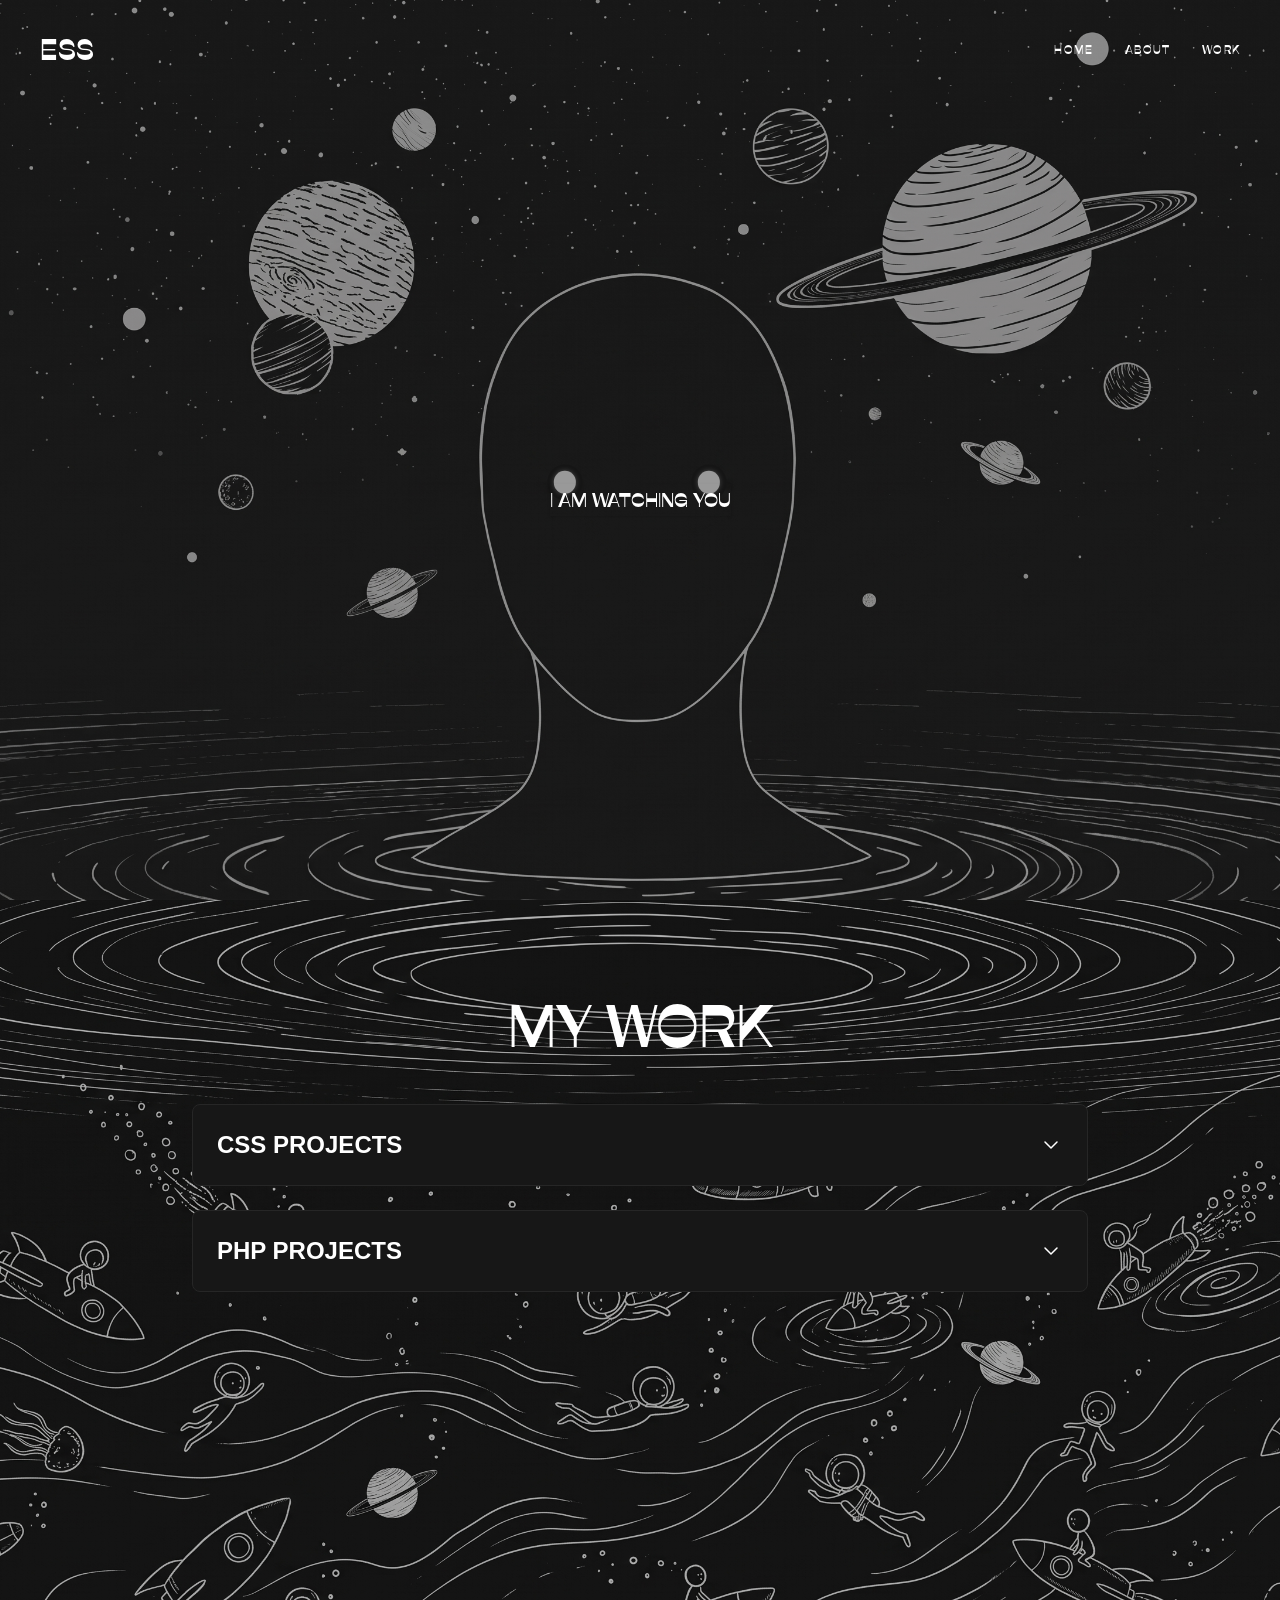
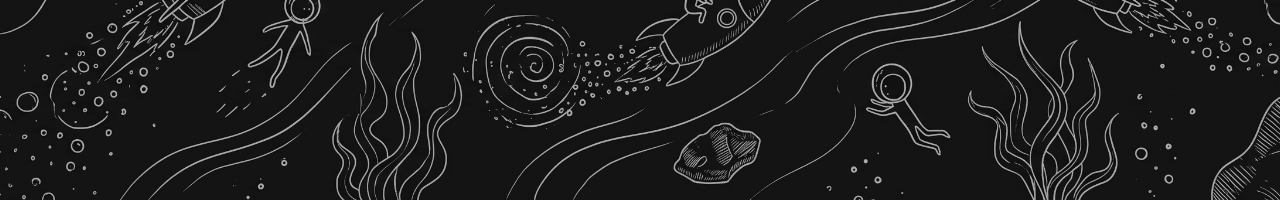
<file: index.html>
<!DOCTYPE html>
<html lang="en">
<head>
    <meta charset="UTF-8">
    <meta name="viewport" content="width=device-width, initial-scale=1.0">
    <title>Myself</title>
    <!-- Ganti Vite dengan CSS statis -->
    <link rel="stylesheet" href="css/app.css">
    <!-- Gaya tambahan (menu HP, dll) -->
    <link rel="stylesheet" href="css/index.css">
    <style>
        /* Font Ribes statis */
        @font-face {
            font-family: 'Ribes';
            src: url('fonts/Ribes-Black.woff2') format('woff2');
        }
        .font-ribes { font-family: 'Ribes', sans-serif; }
    </style>
</head>
<body class="font-ribes">
    <section class="relative min-h-screen bg-black overflow-hidden">
        
        <!-- Container Background 16:9 yang meniru object-fit: cover -->
        <div class="absolute inset-0 z-0 overflow-hidden pointer-events-none">
            <!-- Elemen ini akan selalu berasio 16:9 dan menutupi seluruh layar -->
            <div class="absolute top-1/2 left-1/2 w-[100vw] h-[56.25vw] min-h-[100vh] min-w-[177.77vh] -translate-x-1/2 -translate-y-1/2">
                <img src="image/space.jpg" alt="Space" class="w-full h-full object-cover">
                
                <!-- Penutup Mata Statis -->
                <div class="absolute rounded-full" id="cover-left" style="top: 53.6%; left: 45.3%; width: 2.2%; aspect-ratio: 1; background-color: #232323; transform: translate(-50%, -50%);"></div>
                <div class="absolute rounded-full" id="cover-right" style="top: 53.6%; left: 54.3%; width: 2.2%; aspect-ratio: 1; background-color: #232323; transform: translate(-50%, -50%);"></div>
                
                <!-- Mata Putih yang Bergerak -->
                <div class="absolute rounded-full shadow-[0_0_5px_rgba(255,255,255,0.4)] transition-transform duration-75 ease-linear" id="pupil-left" style="top: 53.6%; left: 45.3%; width: 1.4%; aspect-ratio: 1; background-color: #ffffff; transform: translate(-50%, -50%);"></div>
                <div class="absolute rounded-full shadow-[0_0_5px_rgba(255,255,255,0.4)] transition-transform duration-75 ease-linear" id="pupil-right" style="top: 53.6%; left: 54.3%; width: 1.4%; aspect-ratio: 1; background-color: #ffffff; transform: translate(-50%, -50%);"></div>
            </div>
        </div>

        <!-- overlay buat gao transoaran -->
        <div class="absolute inset-0 bg-black opacity-40 z-10 pointer-events-none"></div>
        
        <!-- membungkus konten gunaa posisi di atas overlay -->  
        <div class="relative z-20 flex flex-col min-h-screen"> 
            
            <!-- nav mulai -->
            <nav class="nav-utama relative flex justify-between items-center px-10 py-8 text-white">
                <div class="text-3xl font-ribes">ESS   </div>

                <!-- Menu untuk layar lebar (PC/tablet) -->
                <div class="hidden md:flex space-x-8 text-xs uppercase tracking-widest">
                    <a href="index.html" class="hover:text-gray-500 transition">Home</a>
                    <a href="aboutme.html" class="hover:text-gray-500 transition">About</a>
                    <a href="#work" class="hover:text-gray-500 transition">Work</a>
                </div>

                <!-- Tombol garis tiga, hanya tampil di HP -->
                <button class="tombol-menu" id="tombol-menu" aria-label="Buka menu" aria-expanded="false">
                    <span></span><span></span><span></span>
                </button>

                <!-- Menu HP, muncul saat tombol garis tiga ditekan -->
                <div class="menu-hp" id="menu-hp">
                    <a href="index.html">Home</a>
                    <a href="aboutme.html">About</a>
                    <a href="#work">Work</a>
                </div>
            </nav>
            <!-- nav selesai -->

            <!-- teks tengah -->
            <div class="flex-grow flex items-center justify-center"> 
                <div class="text-center text-white max-w-2xl px-6">
                    <p class="text-lg md:text-xl leading-relaxed font-medium shadow-sm hover:text-lime-500 transition">
                      I AM WATCHING YOU<br>         
                    </p>             
                </div>
            </div> 
            <!-- teks tengah selesai --> 
            
        </div>
    </section>

    <!-- SECTION WORK -->
    <section id="work" class="relative min-h-screen bg-cover bg-center text-white py-24 px-6 md:px-20 font-sans" style="background-image: url('image/space2.jpg')">
        <!-- Overlay gelap agak diterangkan -->
        <div class="absolute inset-0 bg-black opacity-30"></div>

        <div class="relative z-10 max-w-4xl mx-auto">
            <h2 class="text-4xl md:text-6xl font-ribes mb-12 text-center">MY WORK</h2>

            <div class="space-y-6">
                
                <!-- Box 1: Tailwind -->
                <details class="group bg-neutral-900 rounded-lg overflow-hidden border border-neutral-800 cursor-pointer">
                    <summary class="flex justify-between items-center font-bold text-xl md:text-2xl p-6 hover:text-cyan-600 transition list-none">
                        <span>CSS PROJECTS </span>
                        <span class="transition group-open:rotate-180">
                            <svg fill="none" height="24" shape-rendering="geometricPrecision" stroke="currentColor" stroke-linecap="round" stroke-linejoin="round" stroke-width="1.5" viewBox="0 0 24 24" width="24"><path d="M6 9l6 6 6-6"></path></svg>
                        </span>
                    </summary>
                    <div class="text-neutral-400 group-open:animate-fadeIn p-6 pt-0 border-t border-neutral-800 mt-2">
                        <ul class="space-y-4">
                            <li>
                                <a href="card-project.html" class="block hover:text-white transition">
                                    <h3 class="text-lg text-white font-semibold">1. Card Profile</h3>
                                    <p class="text-sm">Membuat Kartu profil yang bisa di flip menggunakan HTML dan CSS.</p>
                                </a>
                            </li>
                            <li>
                                <a href="bookflip.html" class="block hover:text-white transition">
                                    <h3 class="text-lg text-white font-semibold">2. Book flip</h3>
                                    <p class="text-sm">Membuat buku dengan efek flip menggunakan HTML, CSS dan JavaScript.</p>
                                </a>
                            </li>
                             <li>
                                <a href="dashboard_game.html" class="block hover:text-white transition">
                                    <h3 class="text-lg text-white font-semibold">3. Dashboard Game</h3>
                                    <p class="text-sm">Membuat Dashboard game dengan html css </p>
                                </a>
                            </li>
                        </ul>
                    </div>
                </details>

                <!-- Box 2: Laravel -->
                <details class="group bg-neutral-900 rounded-lg overflow-hidden border border-neutral-800 cursor-pointer">
                    <summary class="flex justify-between items-center font-bold text-xl md:text-2xl p-6 hover:text-red-400 transition list-none">
                        <span>PHP PROJECTS</span>
                        <span class="transition group-open:rotate-180">
                            <svg fill="none" height="24" shape-rendering="geometricPrecision" stroke="currentColor" stroke-linecap="round" stroke-linejoin="round" stroke-width="1.5" viewBox="0 0 24 24" width="24"><path d="M6 9l6 6 6-6"></path></svg>
                        </span>
                    </summary>
                    <div class="text-neutral-400 group-open:animate-fadeIn p-6 pt-0 border-t border-neutral-800 mt-2">
                        <ul class="space-y-4">
                            <li>
                                <a href="#" class="block hover:text-white transition">
                                    <h3 class="text-lg text-white font-semibold">1. Basic things</h3>
                                    <p class="text-sm">coming soon.</p>
                                </a>
                            </li>
                            <li>
                                <a href="#" class="block hover:text-white transition">
                                    <h3 class="text-lg text-white font-semibold">2. Coming soon</h3>
                                    <p class="text-sm">----.</p>
                                </a>
                            </li>
                        </ul>
                    </div>
                </details>

            </div>
        </div>
    </section>

    <script>
        const pupilLeft = document.getElementById('pupil-left');
        const pupilRight = document.getElementById('pupil-right');
        const coverLeft = document.getElementById('cover-left');
        const coverRight = document.getElementById('cover-right');

        function updateEyePosition(eyeElement, coverElement, mouseX, mouseY) {
            const rect = coverElement.getBoundingClientRect();
            const eyeCenterX = rect.left + rect.width / 2;
            const eyeCenterY = rect.top + rect.height / 2;
            
            const dx = mouseX - eyeCenterX;
            const dy = mouseY - eyeCenterY;
            const angle = Math.atan2(dy, dx);
            
            const maxRadius = rect.width * 0.35;
            const distance = Math.min(Math.hypot(dx, dy), maxRadius);
            
            const moveX = Math.cos(angle) * distance;
            const moveY = Math.sin(angle) * distance;
            
            eyeElement.style.transform = `translate(calc(-50% + ${moveX}px), calc(-50% + ${moveY}px))`;
        }

        window.addEventListener('mousemove', (e) => {
            const mouseX = e.clientX;
            const mouseY = e.clientY;
            updateEyePosition(pupilLeft, coverLeft, mouseX, mouseY);
            updateEyePosition(pupilRight, coverRight, mouseX, mouseY);
        });

        // Di HP: mata ikut jari saat layar disentuh (touchstart) maupun digeser (touchmove)
        function ikutiJari(e) {
            if(e.touches.length > 0) {
                const touchX = e.touches[0].clientX;
                const touchY = e.touches[0].clientY;
                updateEyePosition(pupilLeft, coverLeft, touchX, touchY);
                updateEyePosition(pupilRight, coverRight, touchX, touchY);
            }
        }
        window.addEventListener('touchstart', ikutiJari, { passive: true });
        window.addEventListener('touchmove', ikutiJari, { passive: true });

        // Menu HP: buka/tutup saat tombol garis tiga ditekan
        const tombolMenu = document.getElementById('tombol-menu');
        const menuHp = document.getElementById('menu-hp');

        function aturMenu(buka) {
            menuHp.classList.toggle('buka', buka);
            tombolMenu.classList.toggle('buka', buka);
            tombolMenu.setAttribute('aria-expanded', buka);
        }

        tombolMenu.addEventListener('click', () => {
            aturMenu(!menuHp.classList.contains('buka'));
        });

        // Setelah pilih salah satu link, menu ditutup lagi
        menuHp.querySelectorAll('a').forEach((link) => {
            link.addEventListener('click', () => aturMenu(false));
        });
    </script>
</body>
</html>
</file>
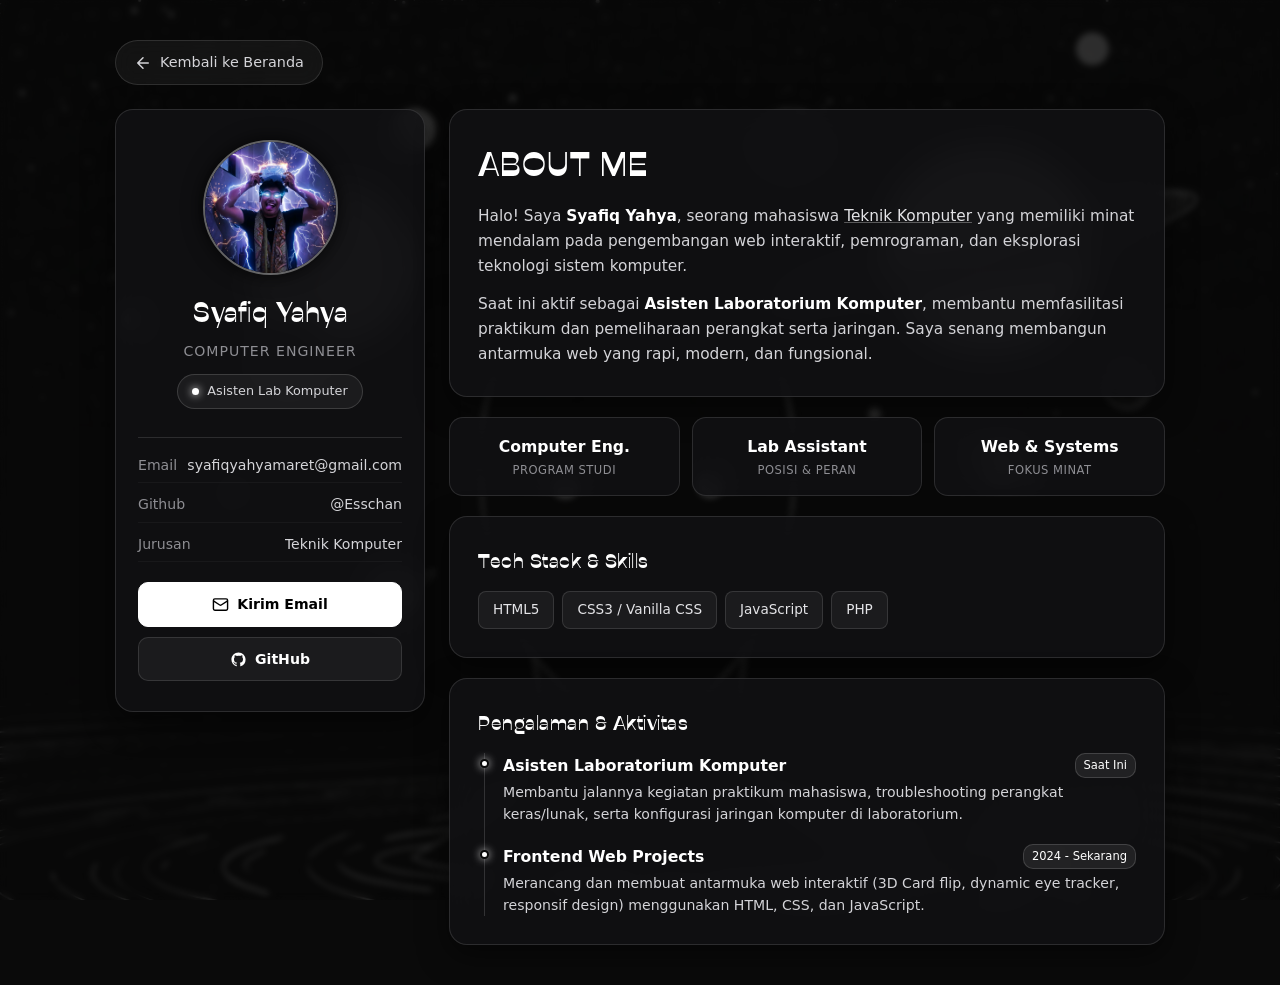
<file: aboutme.html>
<!DOCTYPE html>
<html lang="id">
<head>
    <meta charset="UTF-8">
    <meta name="viewport" content="width=device-width, initial-scale=1.0">
    <title>About Me - Syafiq Yahya</title>
    <link rel="stylesheet" href="css/aboutme.css">
    
    <!-- Custom Font Ribes -->
    <style>
        @font-face {
            font-family: 'Ribes';
            src: url('fonts/Ribes-Black.woff2') format('woff2');
        }
    </style>
</head>
<body>

    <!-- ==========================================
         BACKGROUND SPACE & DARK OVERLAY
         (Meniru nuansa monokrom / cosmic di index.html)
         ========================================== -->
    <div class="space-bg"></div>
    <div class="bg-overlay"></div>

    <!-- ==========================================
         CONTAINER UTAMA
         ========================================== -->
    <div class="container">

        <!-- Tombol Kembali ke Halaman Utama -->
        <a href="index.html" class="back-btn">
            <svg width="18" height="18" viewBox="0 0 24 24" fill="none" stroke="currentColor" stroke-width="2" stroke-linecap="round" stroke-linejoin="round">
                <path d="M19 12H5M12 19l-7-7 7-7"/>
            </svg>
            Kembali ke Beranda
        </a>

        <!-- Layout Utama: 2 Kolom (Kiri: Profil, Kanan: Detail & Skills) -->
        <div class="about-grid">

            <!-- ==========================================
                 KOLOM KIRI: KARTU IDENTITAS PROFIL
                 ========================================== -->
            <aside class="profile-card">
                <!-- Foto Profil -->
                <div class="photo-wrapper">
                    <img src="image/profile.jpeg" alt="Foto Syafiq Yahya" class="profile-img">
                </div>

                <!-- Nama & Role -->
                <h1 class="profile-name">Syafiq Yahya</h1>
                <p class="profile-role">Computer Engineer</p>

                <!-- Status Badge -->
                <div class="status-badge">
                    <span class="status-dot"></span>
                    <span>Asisten Lab Komputer</span>
                </div>

                <!-- Garis Pemisah -->
                <hr class="divider">

                <!-- Informasi Kontak Singkat -->
                <div class="info-list">
                    <div class="info-item">
                        <span class="info-label">Email</span>
                        <a href="mailto:syafiqyahyamaret@gmail.com" class="info-value">syafiqyahyamaret@gmail.com</a>
                    </div>
                    <div class="info-item">
                        <span class="info-label">Github</span>
                        <a href="https://github.com/Esschan" target="_blank" class="info-value">@Esschan</a>
                    </div>
                    <div class="info-item">
                        <span class="info-label">Jurusan</span>
                        <span class="info-value">Teknik Komputer</span>
                    </div>
                </div>

                <!-- Tombol Aksi / Social Links -->
                <div class="action-buttons">
                    <a href="mailto:syafiqyahyamaret@gmail.com" class="btn btn-primary">
                        <svg width="17" height="17" viewBox="0 0 24 24" fill="none" stroke="currentColor" stroke-width="2">
                            <rect width="20" height="16" x="2" y="4" rx="2"/>
                            <path d="m22 7-8.97 5.7a1.94 1.94 0 0 1-2.06 0L2 7"/>
                        </svg>
                        Kirim Email
                    </a>
                    <a href="https://github.com/Esschan" target="_blank" class="btn btn-secondary">
                        <svg width="17" height="17" viewBox="0 0 24 24" fill="currentColor">
                            <path d="M12 2C6.477 2 2 6.484 2 12.017c0 4.425 2.865 8.18 6.839 9.504.5.092.682-.217.682-.483 0-.237-.008-.868-.013-1.703-2.782.605-3.369-1.343-3.369-1.343-.454-1.158-1.11-1.466-1.11-1.466-.908-.62.069-.608.069-.608 1.003.07 1.53 1.032 1.53 1.032.892 1.53 2.341 1.088 2.91.832.092-.647.35-1.088.636-1.338-2.22-.253-4.555-1.113-4.555-4.951 0-1.093.39-1.988 1.029-2.688-.103-.253-.446-1.272.098-2.65 0 0 .84-.27 2.75 1.026A9.564 9.564 0 0 1 12 6.844c.85.004 1.705.115 2.504.337 1.909-1.296 2.747-1.027 2.747-1.027.546 1.379.202 2.398.1 2.651.64.7 1.028 1.595 1.028 2.688 0 3.848-2.339 4.695-4.566 4.943.359.309.678.92.678 1.855 0 1.338-.012 2.419-.012 2.747 0 .268.18.58.688.482A10.019 10.019 0 0 0 22 12.017C22 6.484 17.522 2 12 2z"/>
                        </svg>
                        GitHub
                    </a>
                </div>
            </aside>


            <!-- ==========================================
                 KOLOM KANAN: STORY, STATS, SKILLS & ROLES
                 ========================================== -->
            <main class="content-cards">

                <!-- 1. KOTAK BIO / TENTANG SAYA -->
                <section class="card bio-card">
                    <h2 class="section-title">
                        ABOUT ME
                    </h2>
                    <p class="bio-text">
                        Halo! Saya <strong>Syafiq Yahya</strong>, seorang mahasiswa <em>Teknik Komputer</em> yang memiliki minat mendalam pada pengembangan web interaktif, pemrograman, dan eksplorasi teknologi sistem komputer.
                    </p>
                    <p class="bio-text">
                        Saat ini aktif sebagai <strong>Asisten Laboratorium Komputer</strong>, membantu memfasilitasi praktikum dan pemeliharaan perangkat serta jaringan. Saya senang membangun antarmuka web yang rapi, modern, dan fungsional.
                    </p>
                </section>

                <!-- 2. KOTAK STATS / HIGHLIGHTS CEPAT -->
                <section class="stats-grid">
                    <div class="stat-card">
                        <span class="stat-value">Computer Eng.</span>
                        <span class="stat-label">Program Studi</span>
                    </div>
                    <div class="stat-card">
                        <span class="stat-value">Lab Assistant</span>
                        <span class="stat-label">Posisi & Peran</span>
                    </div>
                    <div class="stat-card">
                        <span class="stat-value">Web & Systems</span>
                        <span class="stat-label">Fokus Minat</span>
                    </div>
                </section>

                <!-- 3. KOTAK SKILLS & TEKNOLOGI -->
                <section class="card skills-card">
                    <h3 class="card-subtitle">Tech Stack & Skills</h3>
                    <div class="skills-list">
                        <span class="skill-tag">HTML5</span>
                        <span class="skill-tag">CSS3 / Vanilla CSS</span>
                        <span class="skill-tag">JavaScript</span>
                        <span class="skill-tag">PHP</span>
                    
                    </div>
                </section>

                <!-- 4. KOTAK PENGALAMAN & AKTIVITAS -->
                <section class="card experience-card">
                    <h3 class="card-subtitle">Pengalaman & Aktivitas</h3>
                    <div class="timeline">
                        
                        <!-- Item Pengalaman 1 -->
                        <div class="timeline-item">
                            <div class="timeline-dot"></div>
                            <div class="timeline-content">
                                <div class="timeline-header">
                                    <h4 class="timeline-role">Asisten Laboratorium Komputer</h4>
                                    <span class="timeline-date">Saat Ini</span>
                                </div>
                                <p class="timeline-desc">
                                    Membantu jalannya kegiatan praktikum mahasiswa, troubleshooting perangkat keras/lunak, serta konfigurasi jaringan komputer di laboratorium.
                                </p>
                            </div>
                        </div>

                        <!-- Item Pengalaman 2 -->
                        <div class="timeline-item">
                            <div class="timeline-dot"></div>
                            <div class="timeline-content">
                                <div class="timeline-header">
                                    <h4 class="timeline-role">Frontend Web Projects</h4>
                                    <span class="timeline-date">2024 - Sekarang</span>
                                </div>
                                <p class="timeline-desc">
                                    Merancang dan membuat antarmuka web interaktif (3D Card flip, dynamic eye tracker, responsif design) menggunakan HTML, CSS, dan JavaScript.
                                </p>
                            </div>
                        </div>

                    </div>
                </section>

            </main>

        </div> <!-- Tutup about-grid -->

    </div> <!-- Tutup container -->

</body>
</html>
</file>
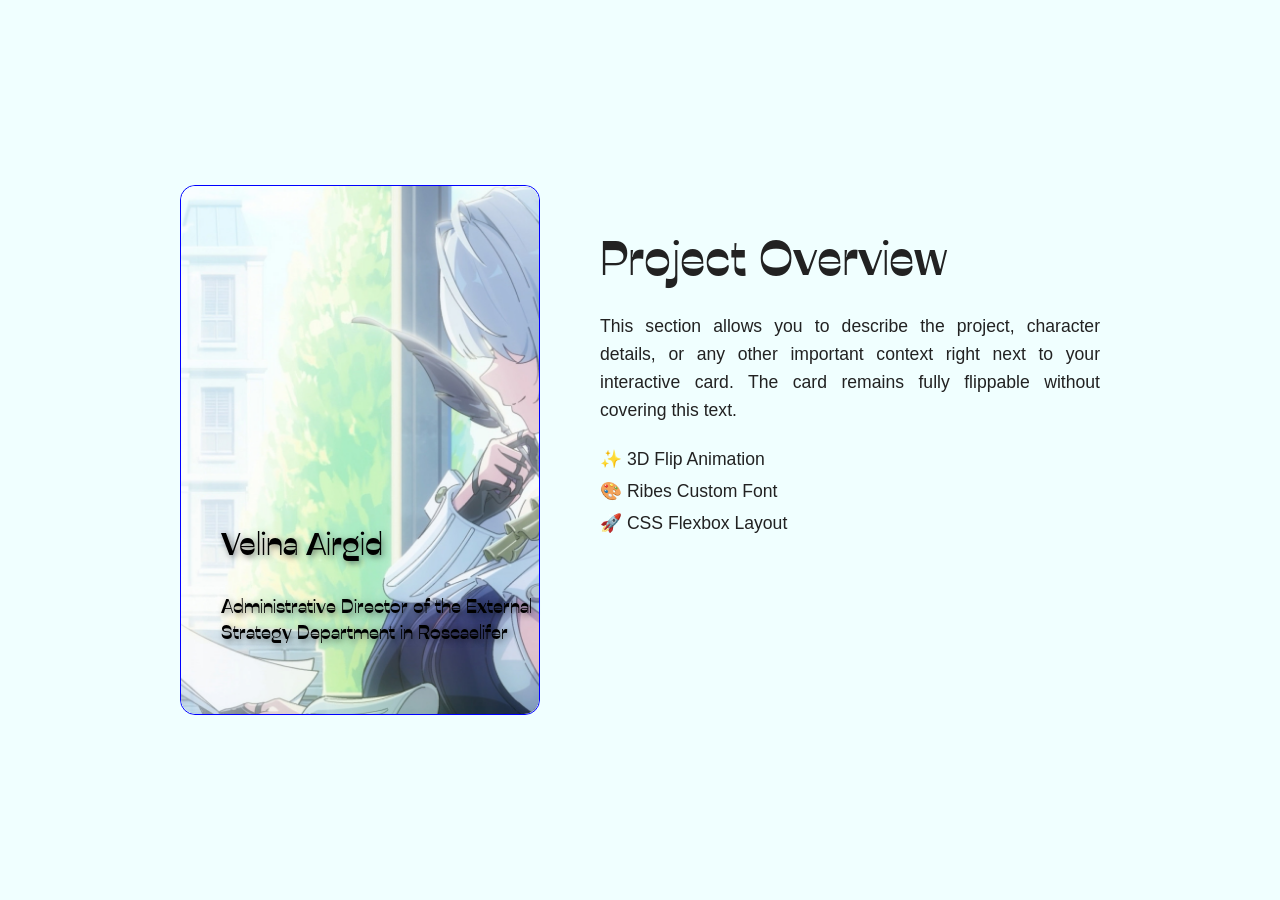
<file: card-project.html>
<!DOCTYPE html>
<html lang="en">
<head>
    <meta charset="UTF-8">
    <meta name="viewport" content="width=device-width, initial-scale=1.0">
    <title>About Me</title>
    <link rel="stylesheet" href="css/card_project.css">
    <style>
        /* Memastikan font Ribes dimuat di halaman card juga jika digunakan */
        @font-face {
            font-family: 'Ribes';
            src: url('fonts/Ribes-Black.woff2') format('woff2');
        }
    </style>
</head>
<!--css -->

<!--box_icon_css-->
<body>
<div class="wrapper">
    <div class="card">
        
        <!-- BAGIAN DEPAN -->
        <div class="front-page">
            <div class="card-info">
                <h2 class="card-title">Velina Airgid</h2>
                <p class="card-subtitle">Administrative Director of the External Strategy Department in Roscaelifer</p>
            </div>
        </div> <!--Tutup div front-page di sini -->

        <!-- BAGIAN BELAKANG -->
        <div class="back-page"> 
            <div class="card-content">
                <h3>Velina Airgid</h3>
                <p class="card-description">A Meticulous, calm, and exceptionally efficient. She loves hosting formal black tea parties for negotiations. Despite her gentle, elegant smile, she is a sharp problem solver who holds immense control over her jurisdiction. Interestingly, she is also known by some as a "Serial Plant Killer" due to her poor gardening skills.</p>
                <button class="card-button" onclick="window.location.href='index.html#work'">Back to Portfolio</button>
            </div>
        </div> <!-- Tutup div back-page -->

    </div> <!-- Tutup div card -->

    <!-- BAGIAN TEKS DI SAMPING KARTU -->
    <div class="side-description">
        <h2>Project Overview</h2>
        <p>This section allows you to describe the project, character details, or any other important context right next to your interactive card. The card remains fully flippable without covering this text.</p>
        <ul>
            <li>✨ 3D Flip Animation</li>
            <li>🎨 Ribes Custom Font</li>
            <li>🚀 CSS Flexbox Layout</li>
        </ul>
    </div>

</div> <!-- Tutup div wrapper -->

    
</body>
</html>
</file>
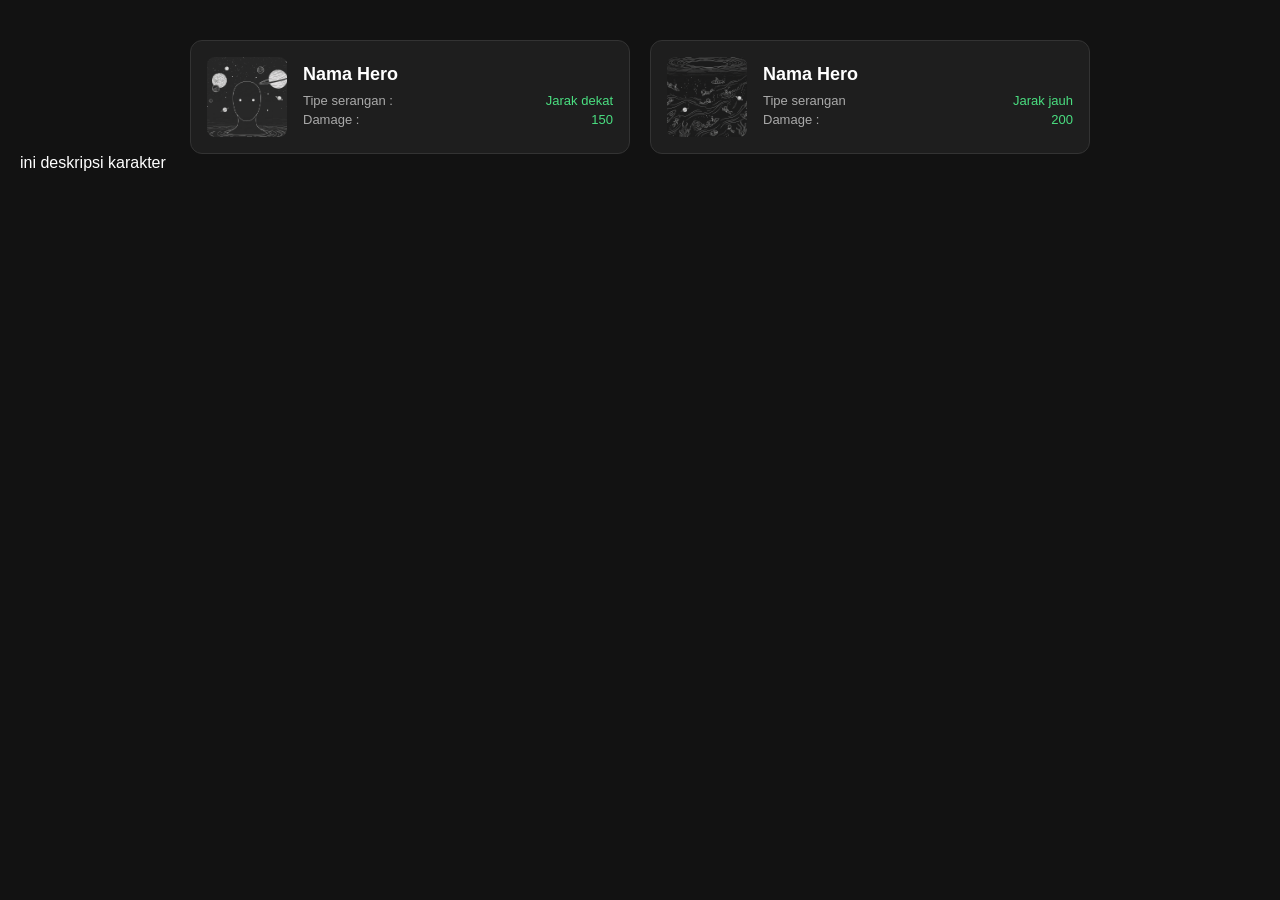
<file: dashboard_game.html>
<!DOCTYPE html>
<html lang="en">
<head>
    <meta charset="UTF-8">
    <meta name="viewport" content="width=device-width, initial-scale=1.0">
    <title>Dashboard Game</title>
    <link rel="stylesheet" href="css/dashboard_game.css">
</head>
<body>
    <div class="dashboard-container">
      <!--Kartu Karakter 1-->
      <div class="character-card">
        <img src="image/space.jpg" alt="Hero 1" class="char-img">
        <div class="char-info">
          <h3 class="char-name">Nama Hero</h3>
          <div class="char-stat">
            <p>Tipe serangan :<span>Jarak dekat</span></p>
            <p>Damage :<span>150</span></p>    
          </div>
        </div>
      </div>
      <!--Kartu Karakter 1 end-->
      <!--Kartu Karakter 2-->
      <div class="character-card">
        <img src="image/space2.jpg" alt="Hero 2" class="char-img">
        <div class="char-info">
          <h3 class="char-name">Nama Hero</h3>
          <div class="char-stat">
            <p>Tipe serangan <span>Jarak jauh</span></p>
            <p>Damage :<span>200</span></p>    
          </div>
        </div>
      </div>
      <!--Kartu Karakter 2 end-->
    </div>
<!--Deskripsi Karakter-->
    <div class="chardesc-container">
      <div class="chardesc">
      <p>ini deskripsi karakter </p>
      
       </div> 
      
    </div>





</body>
</html>
</file>
<file: css/app.css>
@layer properties{@supports (((-webkit-hyphens:none)) and (not (margin-trim:inline))) or ((-moz-orient:inline) and (not (color:rgb(from red r g b)))){*,:before,:after,::backdrop{--tw-translate-x:0;--tw-translate-y:0;--tw-translate-z:0;--tw-rotate-x:initial;--tw-rotate-y:initial;--tw-rotate-z:initial;--tw-skew-x:initial;--tw-skew-y:initial;--tw-space-y-reverse:0;--tw-space-x-reverse:0;--tw-border-style:solid;--tw-leading:initial;--tw-font-weight:initial;--tw-tracking:initial;--tw-shadow:0 0 #0000;--tw-shadow-color:initial;--tw-shadow-alpha:100%;--tw-inset-shadow:0 0 #0000;--tw-inset-shadow-color:initial;--tw-inset-shadow-alpha:100%;--tw-ring-color:initial;--tw-ring-shadow:0 0 #0000;--tw-inset-ring-color:initial;--tw-inset-ring-shadow:0 0 #0000;--tw-ring-inset:initial;--tw-ring-offset-width:0px;--tw-ring-offset-color:#fff;--tw-ring-offset-shadow:0 0 #0000;--tw-duration:initial;--tw-ease:initial}}}@layer theme{:root,:host{--font-sans:-apple-system, BlinkMacSystemFont, "Segoe UI", Roboto, "Helvetica Neue", "Noto Sans", Arial, sans-serif, "Apple Color Emoji", "Segoe UI Emoji", "Segoe UI Symbol", "Noto Color Emoji";--font-mono:ui-monospace, SFMono-Regular, Menlo, Monaco, Consolas, "Liberation Mono", "Courier New", monospace;--color-red-400:oklch(70.4% .191 22.216);--color-lime-500:oklch(76.8% .233 130.85);--color-cyan-600:oklch(60.9% .126 221.723);--color-gray-500:oklch(55.1% .027 264.364);--color-neutral-400:oklch(70.8% 0 none);--color-neutral-800:oklch(26.9% 0 none);--color-neutral-900:oklch(20.5% 0 none);--color-black:#000;--color-white:#fff;--spacing:.25rem;--container-2xl:42rem;--container-4xl:56rem;--text-xs:.75rem;--text-xs--line-height:calc(1 / .75);--text-sm:.875rem;--text-sm--line-height:calc(1.25 / .875);--text-lg:1.125rem;--text-lg--line-height:calc(1.75 / 1.125);--text-xl:1.25rem;--text-xl--line-height:calc(1.75 / 1.25);--text-2xl:1.5rem;--text-2xl--line-height:calc(2 / 1.5);--text-3xl:1.875rem;--text-3xl--line-height: 1.2 ;--text-4xl:2.25rem;--text-4xl--line-height:calc(2.5 / 2.25);--text-6xl:3.75rem;--text-6xl--line-height:1;--font-weight-medium:500;--font-weight-semibold:600;--font-weight-bold:700;--tracking-widest:.1em;--leading-relaxed:1.625;--radius-lg:.5rem;--default-transition-duration:.15s;--default-transition-timing-function:cubic-bezier(.4, 0, .2, 1);--default-font-family:var(--font-sans);--default-mono-font-family:var(--font-mono);--font-ribes:"Ribes", sans-serif}}@layer base{*,:after,:before,::backdrop{box-sizing:border-box;border:0 solid;margin:0;padding:0}::file-selector-button{box-sizing:border-box;border:0 solid;margin:0;padding:0}html,:host{-webkit-text-size-adjust:100%;tab-size:4;line-height:1.5;font-family:var(--default-font-family,-apple-system, BlinkMacSystemFont, "Segoe UI", Roboto, "Helvetica Neue", "Noto Sans", Arial, sans-serif, "Apple Color Emoji", "Segoe UI Emoji", "Segoe UI Symbol", "Noto Color Emoji");font-feature-settings:var(--default-font-feature-settings,normal);font-variation-settings:var(--default-font-variation-settings,normal);-webkit-tap-highlight-color:transparent}hr{height:0;color:inherit;border-top-width:1px}abbr:where([title]){-webkit-text-decoration:underline dotted;text-decoration:underline dotted}h1,h2,h3,h4,h5,h6{font-size:inherit;font-weight:inherit}a{color:inherit;-webkit-text-decoration:inherit;text-decoration:inherit}b,strong{font-weight:bolder}code,kbd,samp,pre{font-family:var(--default-mono-font-family,ui-monospace, SFMono-Regular, Menlo, Monaco, Consolas, "Liberation Mono", "Courier New", monospace);font-feature-settings:var(--default-mono-font-feature-settings,normal);font-variation-settings:var(--default-mono-font-variation-settings,normal);font-size:1em}small{font-size:80%}sub,sup{vertical-align:baseline;font-size:75%;line-height:0;position:relative}sub{bottom:-.25em}sup{top:-.5em}table{text-indent:0;border-color:inherit;border-collapse:collapse}:-moz-focusring:where(:not(iframe)){outline:auto}progress{vertical-align:baseline}summary{display:list-item}ol,ul,menu{list-style:none}img,svg,video,canvas,audio,iframe,embed,object{vertical-align:middle;display:block}img,video{max-width:100%;height:auto}button,input,select,optgroup,textarea{font:inherit;font-feature-settings:inherit;font-variation-settings:inherit;letter-spacing:inherit;color:inherit;opacity:1;background-color:#0000;border-radius:0}::file-selector-button{font:inherit;font-feature-settings:inherit;font-variation-settings:inherit;letter-spacing:inherit;color:inherit;opacity:1;background-color:#0000;border-radius:0}:where(select:is([multiple],[size])) optgroup{font-weight:bolder}:where(select:is([multiple],[size])) optgroup option{padding-inline-start:20px}::file-selector-button{margin-inline-end:4px}::placeholder{opacity:1}@supports (not ((-webkit-appearance:-apple-pay-button))) or (contain-intrinsic-size:1px){::placeholder{color:currentColor}@supports (color:color-mix(in lab,red,red)){::placeholder{color:color-mix(in oklab,currentcolor 50%,transparent)}}}textarea{resize:vertical}::-webkit-search-decoration{-webkit-appearance:none}::-webkit-date-and-time-value{min-height:1lh;text-align:inherit}::-webkit-datetime-edit{display:inline-flex}::-webkit-datetime-edit-fields-wrapper{padding:0}::-webkit-datetime-edit{padding-block:0}::-webkit-datetime-edit-year-field{padding-block:0}::-webkit-datetime-edit-month-field{padding-block:0}::-webkit-datetime-edit-day-field{padding-block:0}::-webkit-datetime-edit-hour-field{padding-block:0}::-webkit-datetime-edit-minute-field{padding-block:0}::-webkit-datetime-edit-second-field{padding-block:0}::-webkit-datetime-edit-millisecond-field{padding-block:0}::-webkit-datetime-edit-meridiem-field{padding-block:0}::-webkit-calendar-picker-indicator{line-height:1}:-moz-ui-invalid{box-shadow:none}button,input:where([type=button],[type=reset],[type=submit]){appearance:button}::file-selector-button{appearance:button}::-webkit-inner-spin-button{height:auto}::-webkit-outer-spin-button{height:auto}[hidden]:where(:not([hidden=until-found])){display:none!important}}@layer components;@layer utilities{.pointer-events-none{pointer-events:none}.absolute{position:absolute}.relative{position:relative}.static{position:static}.inset-0{inset:0}.top-1\/2{top:50%}.left-1\/2{left:50%}.z-0{z-index:0}.z-10{z-index:10}.z-20{z-index:20}.container{width:100%}@media(min-width:40rem){.container{max-width:40rem}}@media(min-width:48rem){.container{max-width:48rem}}@media(min-width:64rem){.container{max-width:64rem}}@media(min-width:80rem){.container{max-width:80rem}}@media(min-width:96rem){.container{max-width:96rem}}.mx-auto{margin-inline:auto}.mt-2{margin-top:calc(var(--spacing) * 2)}.mb-12{margin-bottom:calc(var(--spacing) * 12)}.block{display:block}.contents{display:contents}.flex{display:flex}.hidden{display:none}.table{display:table}.h-\[56\.25vw\]{height:56.25vw}.h-full{height:100%}.min-h-\[100vh\],.min-h-screen{min-height:100vh}.w-\[100vw\]{width:100vw}.w-full{width:100%}.max-w-2xl{max-width:var(--container-2xl)}.max-w-4xl{max-width:var(--container-4xl)}.min-w-\[177\.77vh\]{min-width:177.77vh}.flex-grow{flex-grow:1}.-translate-x-1\/2{--tw-translate-x: -50% ;translate:var(--tw-translate-x) var(--tw-translate-y)}.-translate-y-1\/2{--tw-translate-y: -50% ;translate:var(--tw-translate-x) var(--tw-translate-y)}.transform{transform:var(--tw-rotate-x,) var(--tw-rotate-y,) var(--tw-rotate-z,) var(--tw-skew-x,) var(--tw-skew-y,)}.cursor-pointer{cursor:pointer}.list-none{list-style-type:none}.flex-col{flex-direction:column}.items-center{align-items:center}.justify-between{justify-content:space-between}.justify-center{justify-content:center}:where(.space-y-4>:not(:last-child)){--tw-space-y-reverse:0;margin-block-start:calc(calc(var(--spacing) * 4) * var(--tw-space-y-reverse));margin-block-end:calc(calc(var(--spacing) * 4) * calc(1 - var(--tw-space-y-reverse)))}:where(.space-y-6>:not(:last-child)){--tw-space-y-reverse:0;margin-block-start:calc(calc(var(--spacing) * 6) * var(--tw-space-y-reverse));margin-block-end:calc(calc(var(--spacing) * 6) * calc(1 - var(--tw-space-y-reverse)))}:where(.space-x-8>:not(:last-child)){--tw-space-x-reverse:0;margin-inline-start:calc(calc(var(--spacing) * 8) * var(--tw-space-x-reverse));margin-inline-end:calc(calc(var(--spacing) * 8) * calc(1 - var(--tw-space-x-reverse)))}.overflow-hidden{overflow:hidden}.rounded-full{border-radius:3.40282e38px}.rounded-lg{border-radius:var(--radius-lg)}.border{border-style:var(--tw-border-style);border-width:1px}.border-t{border-top-style:var(--tw-border-style);border-top-width:1px}.border-neutral-800{border-color:var(--color-neutral-800)}.bg-black{background-color:var(--color-black)}.bg-neutral-900{background-color:var(--color-neutral-900)}.bg-cover{background-size:cover}.bg-center{background-position:50%}.object-cover{object-fit:cover}.p-6{padding:calc(var(--spacing) * 6)}.px-6{padding-inline:calc(var(--spacing) * 6)}.px-10{padding-inline:calc(var(--spacing) * 10)}.py-8{padding-block:calc(var(--spacing) * 8)}.py-24{padding-block:calc(var(--spacing) * 24)}.pt-0{padding-top:0}.text-center{text-align:center}.font-ribes{font-family:var(--font-ribes)}.font-sans{font-family:var(--font-sans)}.text-3xl{font-size:var(--text-3xl);line-height:var(--tw-leading,var(--text-3xl--line-height))}.text-4xl{font-size:var(--text-4xl);line-height:var(--tw-leading,var(--text-4xl--line-height))}.text-lg{font-size:var(--text-lg);line-height:var(--tw-leading,var(--text-lg--line-height))}.text-sm{font-size:var(--text-sm);line-height:var(--tw-leading,var(--text-sm--line-height))}.text-xl{font-size:var(--text-xl);line-height:var(--tw-leading,var(--text-xl--line-height))}.text-xs{font-size:var(--text-xs);line-height:var(--tw-leading,var(--text-xs--line-height))}.leading-relaxed{--tw-leading:var(--leading-relaxed);line-height:var(--leading-relaxed)}.font-bold{--tw-font-weight:var(--font-weight-bold);font-weight:var(--font-weight-bold)}.font-medium{--tw-font-weight:var(--font-weight-medium);font-weight:var(--font-weight-medium)}.font-semibold{--tw-font-weight:var(--font-weight-semibold);font-weight:var(--font-weight-semibold)}.tracking-widest{--tw-tracking:var(--tracking-widest);letter-spacing:var(--tracking-widest)}.text-neutral-400{color:var(--color-neutral-400)}.text-white{color:var(--color-white)}.uppercase{text-transform:uppercase}.opacity-30{opacity:.3}.opacity-40{opacity:.4}.shadow-\[0_0_5px_rgba\(255\,255\,255\,0\.4\)\]{--tw-shadow:0 0 5px var(--tw-shadow-color,#fff6);box-shadow:var(--tw-inset-shadow),var(--tw-inset-ring-shadow),var(--tw-ring-offset-shadow),var(--tw-ring-shadow),var(--tw-shadow)}.shadow-sm{--tw-shadow:0 1px 3px 0 var(--tw-shadow-color,#0000001a), 0 1px 2px -1px var(--tw-shadow-color,#0000001a);box-shadow:var(--tw-inset-shadow),var(--tw-inset-ring-shadow),var(--tw-ring-offset-shadow),var(--tw-ring-shadow),var(--tw-shadow)}.transition{transition-property:color,background-color,border-color,outline-color,text-decoration-color,fill,stroke,--tw-gradient-from,--tw-gradient-via,--tw-gradient-to,opacity,box-shadow,transform,translate,scale,rotate,filter,-webkit-backdrop-filter,backdrop-filter,display,content-visibility,overlay,pointer-events;transition-timing-function:var(--tw-ease,var(--default-transition-timing-function));transition-duration:var(--tw-duration,var(--default-transition-duration))}.transition-transform{transition-property:transform,translate,scale,rotate;transition-timing-function:var(--tw-ease,var(--default-transition-timing-function));transition-duration:var(--tw-duration,var(--default-transition-duration))}.duration-75{--tw-duration:75ms;transition-duration:75ms}.ease-linear{--tw-ease:linear;transition-timing-function:linear}.group-open\:rotate-180:is(:where(.group):is([open],:popover-open,:open) *){rotate:180deg}@media(hover:hover){.hover\:text-cyan-600:hover{color:var(--color-cyan-600)}.hover\:text-gray-500:hover{color:var(--color-gray-500)}.hover\:text-lime-500:hover{color:var(--color-lime-500)}.hover\:text-red-400:hover{color:var(--color-red-400)}.hover\:text-white:hover{color:var(--color-white)}}@media(min-width:48rem){.md\:flex{display:flex}.md\:px-20{padding-inline:calc(var(--spacing) * 20)}.md\:text-2xl{font-size:var(--text-2xl);line-height:var(--tw-leading,var(--text-2xl--line-height))}.md\:text-6xl{font-size:var(--text-6xl);line-height:var(--tw-leading,var(--text-6xl--line-height))}.md\:text-xl{font-size:var(--text-xl);line-height:var(--tw-leading,var(--text-xl--line-height))}}}@font-face{font-family:Ribes;src:url(/build/assets/Ribes-Black-C5Y2pO8u.woff2)format("woff2");font-weight:400;font-style:normal}@property --tw-translate-x{syntax:"*";inherits:false;initial-value:0}@property --tw-translate-y{syntax:"*";inherits:false;initial-value:0}@property --tw-translate-z{syntax:"*";inherits:false;initial-value:0}@property --tw-rotate-x{syntax:"*";inherits:false}@property --tw-rotate-y{syntax:"*";inherits:false}@property --tw-rotate-z{syntax:"*";inherits:false}@property --tw-skew-x{syntax:"*";inherits:false}@property --tw-skew-y{syntax:"*";inherits:false}@property --tw-space-y-reverse{syntax:"*";inherits:false;initial-value:0}@property --tw-space-x-reverse{syntax:"*";inherits:false;initial-value:0}@property --tw-border-style{syntax:"*";inherits:false;initial-value:solid}@property --tw-leading{syntax:"*";inherits:false}@property --tw-font-weight{syntax:"*";inherits:false}@property --tw-tracking{syntax:"*";inherits:false}@property --tw-shadow{syntax:"*";inherits:false;initial-value:0 0 #0000}@property --tw-shadow-color{syntax:"*";inherits:false}@property --tw-shadow-alpha{syntax:"<percentage>";inherits:false;initial-value:100%}@property --tw-inset-shadow{syntax:"*";inherits:false;initial-value:0 0 #0000}@property --tw-inset-shadow-color{syntax:"*";inherits:false}@property --tw-inset-shadow-alpha{syntax:"<percentage>";inherits:false;initial-value:100%}@property --tw-ring-color{syntax:"*";inherits:false}@property --tw-ring-shadow{syntax:"*";inherits:false;initial-value:0 0 #0000}@property --tw-inset-ring-color{syntax:"*";inherits:false}@property --tw-inset-ring-shadow{syntax:"*";inherits:false;initial-value:0 0 #0000}@property --tw-ring-inset{syntax:"*";inherits:false}@property --tw-ring-offset-width{syntax:"<length>";inherits:false;initial-value:0}@property --tw-ring-offset-color{syntax:"*";inherits:false;initial-value:#fff}@property --tw-ring-offset-shadow{syntax:"*";inherits:false;initial-value:0 0 #0000}@property --tw-duration{syntax:"*";inherits:false}@property --tw-ease{syntax:"*";inherits:false}
</file>
<file: css/aboutme.css>
/* ==========================================================
   ABOUT ME STYLESHEET - Syafiq Yahya
   Tema: Cosmic Noir / Dark Monochrome
   Full Responsive: Desktop, Tablet & Smartphone (HP)
   ========================================================== */

/* ==========================================================
   1. VARIABLE WARNA & TEMA (Monokrom / Hitam-Putih-Abu)
   ========================================================== */
:root {
    /* Background & Card Surface */
    --bg-main: #0a0a0a;
    --card-bg: rgba(18, 18, 20, 0.82);
    --card-hover-bg: rgba(28, 28, 32, 0.92);
    --card-border: rgba(255, 255, 255, 0.12);
    --card-border-hover: rgba(255, 255, 255, 0.35);

    /* Warna Teks */
    --text-primary: #ffffff;
    --text-secondary: #d4d4d8;
    --text-muted: #8e8e93;

    /* Aksen Monokrom */
    --accent-white: #ffffff;
    --accent-dark: #121212;

    /* Font */
    --font-heading: 'Ribes', sans-serif;
    --font-body: system-ui, -apple-system, BlinkMacSystemFont, 'Segoe UI', Roboto, sans-serif;
}

/* ==========================================================
   2. RESET & DASAR HALAMAN (Stabil di semua ukuran layar)
   ========================================================== */
*, *::before, *::after {
    margin: 0;
    padding: 0;
    box-sizing: border-box;
}

html {
    scroll-behavior: smooth;
    -webkit-text-size-adjust: 100%;
}

body {
    font-family: var(--font-body);
    background-color: var(--bg-main);
    color: var(--text-primary);
    min-height: 100vh;
    padding: 40px 20px;
    position: relative;
    overflow-x: hidden;
    line-height: 1.6;
    -webkit-font-smoothing: antialiased;
    -moz-osx-font-smoothing: grayscale;
}

/* ==========================================================
   3. BACKGROUND SPACE & OVERLAY
   ========================================================== */
.space-bg {
    position: fixed;
    top: 0;
    left: 0;
    width: 100%;
    height: 100%;
    background-image: url('../image/space.jpg');
    background-size: cover;
    background-position: center;
    background-repeat: no-repeat;
    z-index: -2;
    transform: translateZ(0);
    -webkit-transform: translateZ(0);
}

.bg-overlay {
    position: fixed;
    top: 0;
    left: 0;
    width: 100%;
    height: 100%;
    background: rgba(0, 0, 0, 0.80);
    backdrop-filter: blur(3px);
    -webkit-backdrop-filter: blur(3px);
    z-index: -1;
    transform: translateZ(0);
}

/* ==========================================================
   4. CONTAINER UTAMA & TOMBOL KEMBALI
   ========================================================== */
.container {
    width: 100%;
    max-width: 1050px;
    margin: 0 auto;
    position: relative;
    z-index: 10;
}

.back-btn {
    display: inline-flex;
    align-items: center;
    gap: 8px;
    color: var(--text-secondary);
    text-decoration: none;
    font-size: 0.9rem;
    font-weight: 500;
    margin-bottom: 24px;
    padding: 10px 18px;
    min-height: 42px;
    background: rgba(255, 255, 255, 0.05);
    border: 1px solid var(--card-border);
    border-radius: 30px;
    backdrop-filter: blur(10px);
    -webkit-backdrop-filter: blur(10px);
    transition: all 0.25s ease;
    user-select: none;
}

.back-btn:hover, .back-btn:active {
    color: #ffffff;
    background: rgba(255, 255, 255, 0.12);
    border-color: rgba(255, 255, 255, 0.4);
    transform: translateX(-3px);
}

/* ==========================================================
   5. LAYOUT GRID (Desktop 2 Kolom)
   ========================================================== */
.about-grid {
    display: grid;
    grid-template-columns: 310px 1fr;
    gap: 24px;
    align-items: start;
    width: 100%;
}

/* ==========================================================
   6. GAYA KARTU GLASSMORPHISM
   ========================================================== */
.card {
    background: var(--card-bg);
    border: 1px solid var(--card-border);
    border-radius: 18px;
    padding: 28px;
    backdrop-filter: blur(16px);
    -webkit-backdrop-filter: blur(16px);
    box-shadow: 0 10px 30px rgba(0, 0, 0, 0.5);
    transition: border-color 0.3s ease, box-shadow 0.3s ease;
    width: 100%;
}

.card:hover {
    border-color: var(--card-border-hover);
    box-shadow: 0 12px 35px rgba(0, 0, 0, 0.7);
}

/* ==========================================================
   7. KOLOM KIRI: KARTU PROFIL (SIDEBAR)
   ========================================================== */
.profile-card {
    background: var(--card-bg);
    border: 1px solid var(--card-border);
    border-radius: 18px;
    padding: 30px 22px;
    text-align: center;
    backdrop-filter: blur(16px);
    -webkit-backdrop-filter: blur(16px);
    box-shadow: 0 10px 30px rgba(0, 0, 0, 0.5);
    position: sticky;
    top: 24px;
    width: 100%;
    transition: border-color 0.3s ease;
}

.profile-card:hover {
    border-color: var(--card-border-hover);
}

/* Foto Profil */
.photo-wrapper {
    position: relative;
    width: 135px;
    height: 135px;
    margin: 0 auto 16px;
}

.profile-img {
    width: 100%;
    height: 100%;
    border-radius: 50%;
    object-fit: cover;
    border: 2px solid rgba(255, 255, 255, 0.35);
    box-shadow: 0 0 20px rgba(0, 0, 0, 0.8);
    transition: transform 0.3s ease, border-color 0.3s ease;
}

.photo-wrapper:hover .profile-img {
    transform: scale(1.03);
    border-color: #ffffff;
}

/* Teks Profil */
.profile-name {
    font-family: var(--font-heading);
    font-size: 1.75rem;
    letter-spacing: 0.5px;
    color: #ffffff;
    margin-bottom: 4px;
    word-break: break-word;
}

.profile-role {
    color: var(--text-muted);
    font-size: 0.88rem;
    text-transform: uppercase;
    letter-spacing: 1px;
    margin-bottom: 12px;
}

/* Status Badge */
.status-badge {
    display: inline-flex;
    align-items: center;
    justify-content: center;
    gap: 8px;
    padding: 6px 14px;
    background: rgba(255, 255, 255, 0.05);
    border: 1px solid rgba(255, 255, 255, 0.15);
    border-radius: 20px;
    font-size: 0.8rem;
    color: var(--text-secondary);
    margin-bottom: 16px;
    max-width: 100%;
}

.status-dot {
    width: 7px;
    height: 7px;
    border-radius: 50%;
    background-color: #ffffff;
    box-shadow: 0 0 8px #ffffff;
    flex-shrink: 0;
}

.divider {
    border: none;
    height: 1px;
    background: var(--card-border);
    margin: 12px 0 16px;
}

/* Info Kontak List */
.info-list {
    display: flex;
    flex-direction: column;
    gap: 10px;
    text-align: left;
    font-size: 0.88rem;
    margin-bottom: 20px;
}

.info-item {
    display: flex;
    justify-content: space-between;
    align-items: center;
    gap: 10px;
    padding-bottom: 6px;
    border-bottom: 1px solid rgba(255, 255, 255, 0.04);
}

.info-label {
    color: var(--text-muted);
    font-weight: 500;
    flex-shrink: 0;
}

.info-value {
    color: var(--text-secondary);
    text-decoration: none;
    text-overflow: ellipsis;
    overflow: hidden;
    white-space: nowrap;
    transition: color 0.2s ease;
    text-align: right;
}

a.info-value:hover {
    color: #ffffff;
    text-decoration: underline;
}

/* Tombol Aksi */
.action-buttons {
    display: flex;
    flex-direction: column;
    gap: 10px;
    width: 100%;
}

.btn {
    display: inline-flex;
    align-items: center;
    justify-content: center;
    gap: 8px;
    padding: 10px 16px;
    min-height: 42px;
    border-radius: 10px;
    font-size: 0.88rem;
    font-weight: 600;
    text-decoration: none;
    cursor: pointer;
    transition: all 0.25s ease;
    user-select: none;
    width: 100%;
}

.btn-primary {
    background: #ffffff;
    color: #000000;
    border: 1px solid #ffffff;
}

.btn-primary:hover, .btn-primary:active {
    background: #e4e4e7;
    transform: translateY(-2px);
    box-shadow: 0 4px 15px rgba(255, 255, 255, 0.2);
}

.btn-secondary {
    background: rgba(255, 255, 255, 0.05);
    color: var(--text-primary);
    border: 1px solid var(--card-border);
}

.btn-secondary:hover, .btn-secondary:active {
    background: rgba(255, 255, 255, 0.12);
    border-color: rgba(255, 255, 255, 0.4);
    transform: translateY(-2px);
}

/* ==========================================
   8. KOLOM KANAN: KONTEN UTAMA
   ========================================== */
.content-cards {
    display: flex;
    flex-direction: column;
    gap: 20px;
    width: 100%;
}

.section-title {
    font-family: var(--font-heading);
    font-size: 2.1rem;
    letter-spacing: 1px;
    color: #ffffff;
    margin-bottom: 12px;
}

.card-subtitle {
    font-family: var(--font-heading);
    font-size: 1.25rem;
    letter-spacing: 0.5px;
    margin-bottom: 14px;
    color: #ffffff;
}

.bio-text {
    color: var(--text-secondary);
    font-size: 0.96rem;
    margin-bottom: 12px;
    line-height: 1.65;
}

.bio-text:last-child {
    margin-bottom: 0;
}

.bio-text strong {
    color: #ffffff;
}

.bio-text em {
    color: #e4e4e7;
    font-style: normal;
    text-decoration: underline;
    text-decoration-color: rgba(255, 255, 255, 0.3);
}

/* ==========================================
   9. STATS GRID (Highlights)
   ========================================== */
.stats-grid {
    display: grid;
    grid-template-columns: repeat(3, 1fr);
    gap: 12px;
    width: 100%;
}

.stat-card {
    background: var(--card-bg);
    border: 1px solid var(--card-border);
    border-radius: 14px;
    padding: 16px 14px;
    display: flex;
    flex-direction: column;
    justify-content: center;
    backdrop-filter: blur(16px);
    -webkit-backdrop-filter: blur(16px);
    transition: all 0.25s ease;
    text-align: center;
}

.stat-card:hover {
    border-color: var(--card-border-hover);
    background: var(--card-hover-bg);
    transform: translateY(-2px);
}

.stat-value {
    font-size: 0.98rem;
    font-weight: 700;
    color: #ffffff;
    margin-bottom: 2px;
    word-break: break-word;
}

.stat-label {
    font-size: 0.72rem;
    color: var(--text-muted);
    text-transform: uppercase;
    letter-spacing: 0.5px;
}

/* ==========================================
   10. SKILLS TAGS
   ========================================== */
.skills-list {
    display: flex;
    flex-wrap: wrap;
    gap: 8px;
}

.skill-tag {
    background: rgba(255, 255, 255, 0.05);
    color: #e4e4e7;
    border: 1px solid rgba(255, 255, 255, 0.12);
    padding: 7px 14px;
    border-radius: 8px;
    font-size: 0.85rem;
    font-weight: 500;
    transition: all 0.2s ease;
    user-select: none;
}

.skill-tag:hover, .skill-tag:active {
    background: #ffffff;
    color: #000000;
    border-color: #ffffff;
    transform: translateY(-2px);
    box-shadow: 0 4px 12px rgba(255, 255, 255, 0.15);
}

/* ==========================================
   11. TIMELINE PENGALAMAN & AKTIVITAS
   ========================================== */
.timeline {
    display: flex;
    flex-direction: column;
    gap: 18px;
    position: relative;
    padding-left: 18px;
    border-left: 1px solid rgba(255, 255, 255, 0.15);
    margin-left: 6px;
}

.timeline-item {
    position: relative;
}

.timeline-dot {
    position: absolute;
    left: -23px;
    top: 6px;
    width: 9px;
    height: 9px;
    border-radius: 50%;
    background-color: #ffffff;
    box-shadow: 0 0 8px rgba(255, 255, 255, 0.8);
    border: 2px solid var(--bg-main);
}

.timeline-header {
    display: flex;
    justify-content: space-between;
    align-items: center;
    flex-wrap: wrap;
    gap: 6px;
    margin-bottom: 4px;
}

.timeline-role {
    font-size: 0.98rem;
    font-weight: 600;
    color: #ffffff;
}

.timeline-date {
    font-size: 0.72rem;
    color: #ffffff;
    background: rgba(255, 255, 255, 0.08);
    border: 1px solid rgba(255, 255, 255, 0.15);
    padding: 2px 8px;
    border-radius: 10px;
    white-space: nowrap;
}

.timeline-desc {
    font-size: 0.88rem;
    color: var(--text-secondary);
    line-height: 1.55;
}

/* ==========================================================
   12. RESPONSIVE MEDIA QUERIES (HP & Tablet)
   ========================================================== */

/* Tablet (Layar <= 880px) */
@media screen and (max-width: 880px) {
    body {
        padding: 30px 16px;
    }

    .about-grid {
        grid-template-columns: 1fr;
        gap: 20px;
    }

    .profile-card {
        position: static;
        padding: 26px 20px;
    }

    .action-buttons {
        flex-direction: row;
    }

    .action-buttons .btn {
        flex: 1;
    }
}

/* Smartphone / HP Standar (Layar <= 600px) */
@media screen and (max-width: 600px) {
    body {
        padding: 20px 12px;
    }

    .container {
        padding: 0;
    }

    .back-btn {
        margin-bottom: 18px;
        padding: 8px 14px;
        font-size: 0.84rem;
    }

    .card, .profile-card {
        padding: 20px 16px;
        border-radius: 16px;
    }

    .photo-wrapper {
        width: 110px;
        height: 110px;
        margin-bottom: 12px;
    }

    .profile-name {
        font-size: 1.5rem;
    }

    .profile-role {
        font-size: 0.8rem;
        letter-spacing: 0.5px;
    }

    .status-badge {
        font-size: 0.75rem;
        padding: 4px 12px;
    }

    .info-list {
        font-size: 0.84rem;
        gap: 8px;
    }

    .info-item {
        flex-direction: column;
        align-items: flex-start;
        gap: 2px;
        padding-bottom: 6px;
    }

    .info-value {
        text-align: left;
        white-space: normal;
        word-break: break-all;
    }

    .action-buttons {
        flex-direction: column;
        gap: 8px;
    }

    .section-title {
        font-size: 1.7rem;
        margin-bottom: 10px;
    }

    .card-subtitle {
        font-size: 1.15rem;
        margin-bottom: 12px;
    }

    .bio-text {
        font-size: 0.9rem;
    }

    /* Stats Grid di HP: Tampilkan 3 kolom ringkas yang rapi */
    .stats-grid {
        grid-template-columns: repeat(3, 1fr);
        gap: 8px;
    }

    .stat-card {
        padding: 12px 6px;
        border-radius: 12px;
    }

    .stat-value {
        font-size: 0.82rem;
    }

    .stat-label {
        font-size: 0.65rem;
        letter-spacing: 0px;
    }

    .skills-list {
        gap: 6px;
    }

    .skill-tag {
        padding: 6px 12px;
        font-size: 0.8rem;
    }

    .timeline {
        padding-left: 14px;
        margin-left: 4px;
        gap: 16px;
    }

    .timeline-dot {
        left: -19px;
        width: 8px;
        height: 8px;
        top: 5px;
    }

    .timeline-header {
        flex-direction: column;
        align-items: flex-start;
        gap: 3px;
    }

    .timeline-role {
        font-size: 0.92rem;
    }

    .timeline-date {
        font-size: 0.68rem;
    }

    .timeline-desc {
        font-size: 0.84rem;
    }
}

/* Smartphone Layar Sangat Kecil (Layar <= 360px) */
@media screen and (max-width: 360px) {
    .stats-grid {
        grid-template-columns: 1fr;
    }

    .stat-card {
        padding: 10px;
    }

    .stat-value {
        font-size: 0.9rem;
    }

    .profile-name {
        font-size: 1.35rem;
    }
}
</file>
<file: css/card_project.css>
*{
padding: 0;
box-sizing: border-box;

}

body {
    font-family: "Ribes";
    background-color: azure;
    margin: 0;
    padding: 40px 20px;
    min-height: 100vh;
    display: flex;
    justify-content: center;
    align-items: center;
}

.wrapper {
  perspective: 3000px;
  display: flex;
  align-items: flex-start; /* Membuat kartu dan teks sejajar di tengah secara vertikal */
  gap: 60px; /* Jarak antara kartu dan teks di sampingnya */
  max-width: 1000px;
}

.card{
position: relative; /* PENTING: biar isinya gak tumpah keluar */
width: 360px;
max-width: 100%;
height: 530px;
flex-shrink: 0; /* Mencegah kartu tertekan/gepeng di Flexbox */
transform-style: preserve-3d;
transition: transform .8s ease-in-out;
cursor: pointer;
border : 1px solid blue;
box-shadow: 5px 5px 10px rgba(0,0,0,0.2), 
-5px -5px -10px rgba(0,0,0,0.05);
border-radius: 15px;
}

.card:hover{
   transform: rotateY(180deg);
} 

.front-page,
.back-page{ /* KETINGGALAN TITIK (.) DI SINI */
    position: absolute;
    width: 100%;
    height: 100%;
    backface-visibility: hidden;
    border-radius: 15px;
}

.front-page{
    background: url('../image/velina1.jpg'); /* JALUR GAMBAR DISESUAIKAN DENGAN PUBLIC */
    background-size: cover;
    background-position: center;
}

.card-info{ /* Nama class disamakan dengan di HTML */
position: absolute;
bottom: 50px;
left: 40px;
color: white;
text-shadow: 2px 2px 6px rgba(0, 0, 0, 0.5);
text-align: left; /* Teks rata kiri seperti di tutorial */
}

.card-title{
font-size: 2rem; /* Typo: font-style jadi font-size, 2rems jadi 2rem */
font-weight: bold;
color: black;
}

.card-subtitle{

    font-size: 1.2rem;
    margin-top: 5px;
   color: black;
}

.back-page{
 background: url('../image/velina2.jpg');
color: #fff;
display: flex;
flex-direction: column; /* Biar judul dan paragrafnya menurun ke bawah */
justify-content: center;
align-items: center;
text-align: center;
padding: 30px;
transform: rotateY(180deg);
box-shadow: 0 20px 40px rgba(0, 0, 0, 0.1); /* KURANG KURUNG TUTUP DI SINI TADI! */
}

.card-content{
    text-align: center;
    padding: 20px;
    max-width: 300px;
}

.card-content h3{
 color: black;   
 font-size: 1.8rem;
 font-weight: bold;
 margin-bottom: 15px;
   
}

.card-description{
    font-size: 1rem;
    color: black;
    margin-bottom: 20px;
    line-height: 1.6;

}

.card-button{
background-color: rgb(136, 140, 143);
color: #fff;
padding:12px  24px;
font-size: 1rem;
border: none;
border-radius: 25px;
cursor: pointer;
transition: all 0.3s ease;

}

.card-button:hover{
    background-color:#084697 ;
    color: #fff;
    transform: translateY(-3px);
}

/* --- STYLING UNTUK TEKS DI SAMPING --- */
.side-description {
    max-width: 500px;
    color: #222; /* Warna teks gelap karena background azure */
    
}

.side-description h2 {
    font-size: 3rem;
    margin-bottom: 20px;
    text-align: justify;
}

.side-description p {
    font-family: sans-serif; /* Paragraf pakai font biasa agar mudah dibaca */
    font-size: 1.1rem;
    line-height: 1.6;
    margin-bottom: 20px;
    text-align: justify;
}

.side-description ul {
    font-family: sans-serif;
    list-style: none;
    font-size: 1.1rem;
    line-height: 1.8;
}

/* --- RESPONSIVE UNTUK HP --- */
@media screen and (max-width: 768px) {
    body {
        margin: 20px; /* Margin lebih kecil di HP */
    }

    .wrapper {
        flex-direction: column; /* Tumpuk card dan teks ke bawah */
        align-items: center; /* Posisikan ke tengah */
        gap: 40px;
    }

    .card {
        width: 100%;
        max-width: 360px;
    }

    .side-description {
        text-align: center; /* Tengahkan teks di HP */
    }
    
    .side-description h2 {
        text-align: center;
        font-size: 2.2rem;
    }

    .side-description p {
        text-align: center;
    }

    .side-description ul {
        text-align: left;
        display: inline-block; /* Agar bullet rapi di tengah */
    }
}

@media screen and (max-width: 400px) {
    .card {
        height: 480px; /* Sesuaikan tinggi card untuk layar sangat kecil */
    }
}
</file>
<file: css/dashboard_game.css>
* {
  box-sizing: border-box;
  margin: 0;
  padding: 0;
}

body {
  font-family: 'Segoe UI', Tahoma, Geneva, Verdana, sans-serif;
  background-color: #121212;
  color: #fff;
  min-height: 100vh;
  padding: 40px 20px;
}

.dashboard-container {
  display: flex;
  flex-wrap: wrap;
  gap: 20px;
  max-width: 900px;
  margin: 0 auto;
}

.character-card {
  flex-basis: 320px;
  flex-grow: 1;
  flex-shrink: 1;

  /* Buat gambar dan teks sejajar ke samping */
  display: flex;
  align-items: center;
  gap: 16px; /* Jarak antara gambar dan teks */

  background-color: #1e1e1e;
  border: 1px solid #333;
  border-radius: 12px;
  padding: 16px;
  color: #fff;
  transition: transform 0.2s ease, border-color 0.2s ease;
}

.character-card:hover {
  transform: translateY(-2px);
  border-color: #555;
}

/* Mengatur ukuran gambar karakter */
.char-img,
.character-card img {
  width: 80px;
  height: 80px;
  object-fit: cover;
  border-radius: 8px;
  flex-shrink: 0; /* Agar gambar tidak mengecil/gepeng */
}

/* Bagian teks mengambil sisa ruang kartu */
.char-info {
  flex: 1;
}

.char-name {
  margin: 0 0 8px 0;
  font-size: 18px;
  font-weight: 600;
}

.char-stat p {
  font-size: 13px;
  color: #aaa;
  margin-bottom: 4px;
  display: flex;
  justify-content: space-between;
}

.char-stat span {
  color: #4ade80;
  font-weight: 500;
}
</file>
<file: css/index.css>
/* CSS tambahan untuk index.html.
   app.css adalah hasil build Tailwind, jadi class Tailwind baru (misal md:hidden)
   TIDAK akan jalan kalau ditulis di HTML. Tambahan gaya ditulis manual di sini. */

html {
    scroll-behavior: smooth; /* klik "Work" -> scroll halus */
}

/* Di HP, 100vh ikut berubah saat address bar muncul/hilang -> layar "loncat".
   svh = tinggi layar terkecil, jadi tampilannya stabil. */
.min-h-screen {
    min-height: 100vh;
    min-height: 100svh;
}

/* Di HP jarak kiri-kanan navbar dibuat lebih kecil */
@media (max-width: 47.99rem) {
    .nav-utama {
        padding-left: 24px;
        padding-right: 16px;
    }
}

/* ===== Tombol menu garis tiga (khusus HP) ===== */
.tombol-menu {
    display: flex;
    flex-direction: column;
    justify-content: center;
    gap: 6px;
    width: 44px;
    height: 44px;
    padding: 10px;
    cursor: pointer;
}

.tombol-menu span {
    display: block;
    height: 2px;
    background: white;
    transition: transform 0.3s, opacity 0.3s;
}

/* Saat menu terbuka, garis tiga berubah jadi tanda X */
.tombol-menu.buka span:nth-child(1) { transform: translateY(8px) rotate(45deg); }
.tombol-menu.buka span:nth-child(2) { opacity: 0; }
.tombol-menu.buka span:nth-child(3) { transform: translateY(-8px) rotate(-45deg); }

/* ===== Menu yang muncul di HP ===== */
.menu-hp {
    position: absolute;
    top: 100%;
    left: 16px;
    right: 16px;
    display: flex;
    flex-direction: column;
    padding: 8px;
    border: 1px solid #262626;
    border-radius: 12px;
    background: rgba(10, 10, 10, 0.92);
    backdrop-filter: blur(8px);

    /* Disembunyikan dulu, muncul saat diberi class "buka" */
    opacity: 0;
    visibility: hidden;
    transform: translateY(-8px);
    transition: opacity 0.25s, transform 0.25s, visibility 0.25s;
}

.menu-hp.buka {
    opacity: 1;
    visibility: visible;
    transform: translateY(0);
}

.menu-hp a {
    padding: 14px 16px;
    border-radius: 8px;
    font-size: 14px;
    letter-spacing: 0.1em;
    text-transform: uppercase;
}

.menu-hp a:active,
.menu-hp a:hover {
    background: #1f1f1f;
}

/* Layar lebar (768px ke atas, sama dengan "md" di Tailwind):
   tombol & menu HP disembunyikan, menu biasa yang tampil */
@media (min-width: 48rem) {
    .tombol-menu,
    .menu-hp {
        display: none;
    }
}

/* Safari HP masih menampilkan segitiga bawaan <summary>, kita sembunyikan */
summary::-webkit-details-marker {
    display: none;
}
</file>
